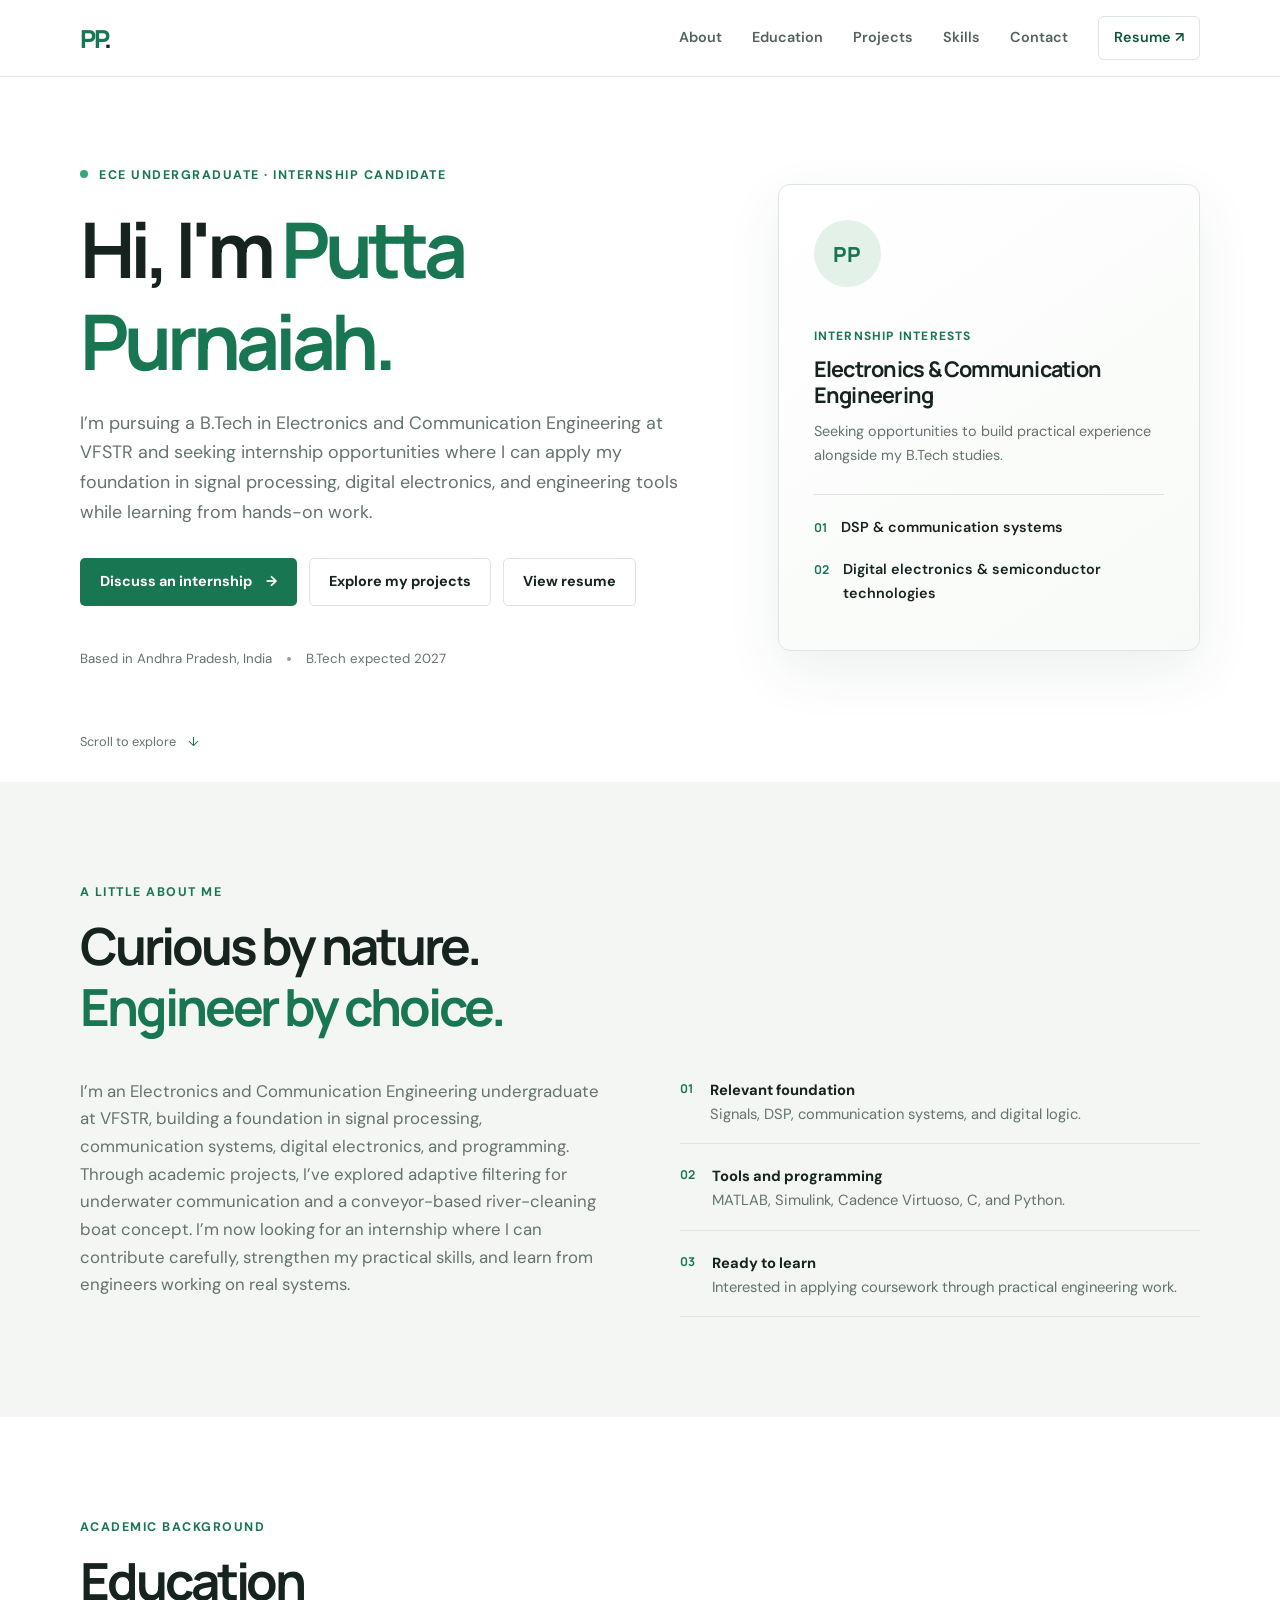
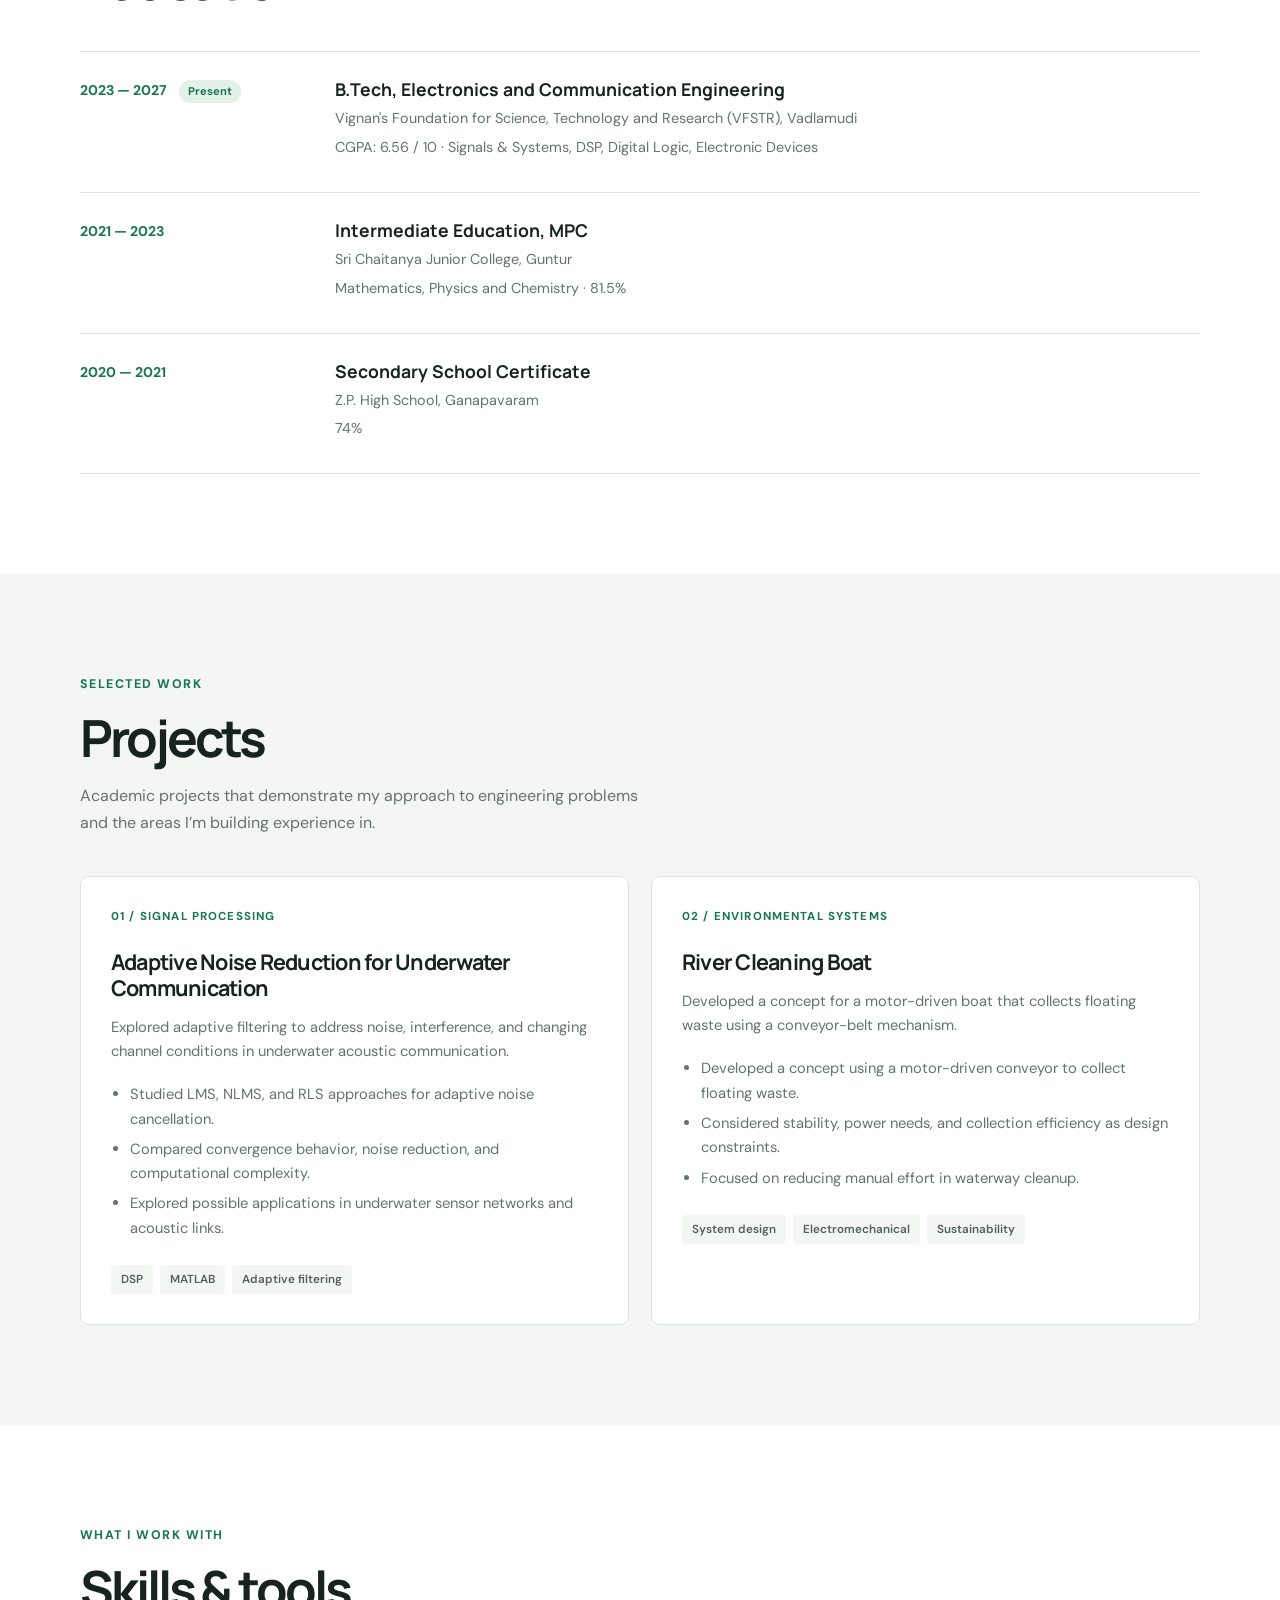
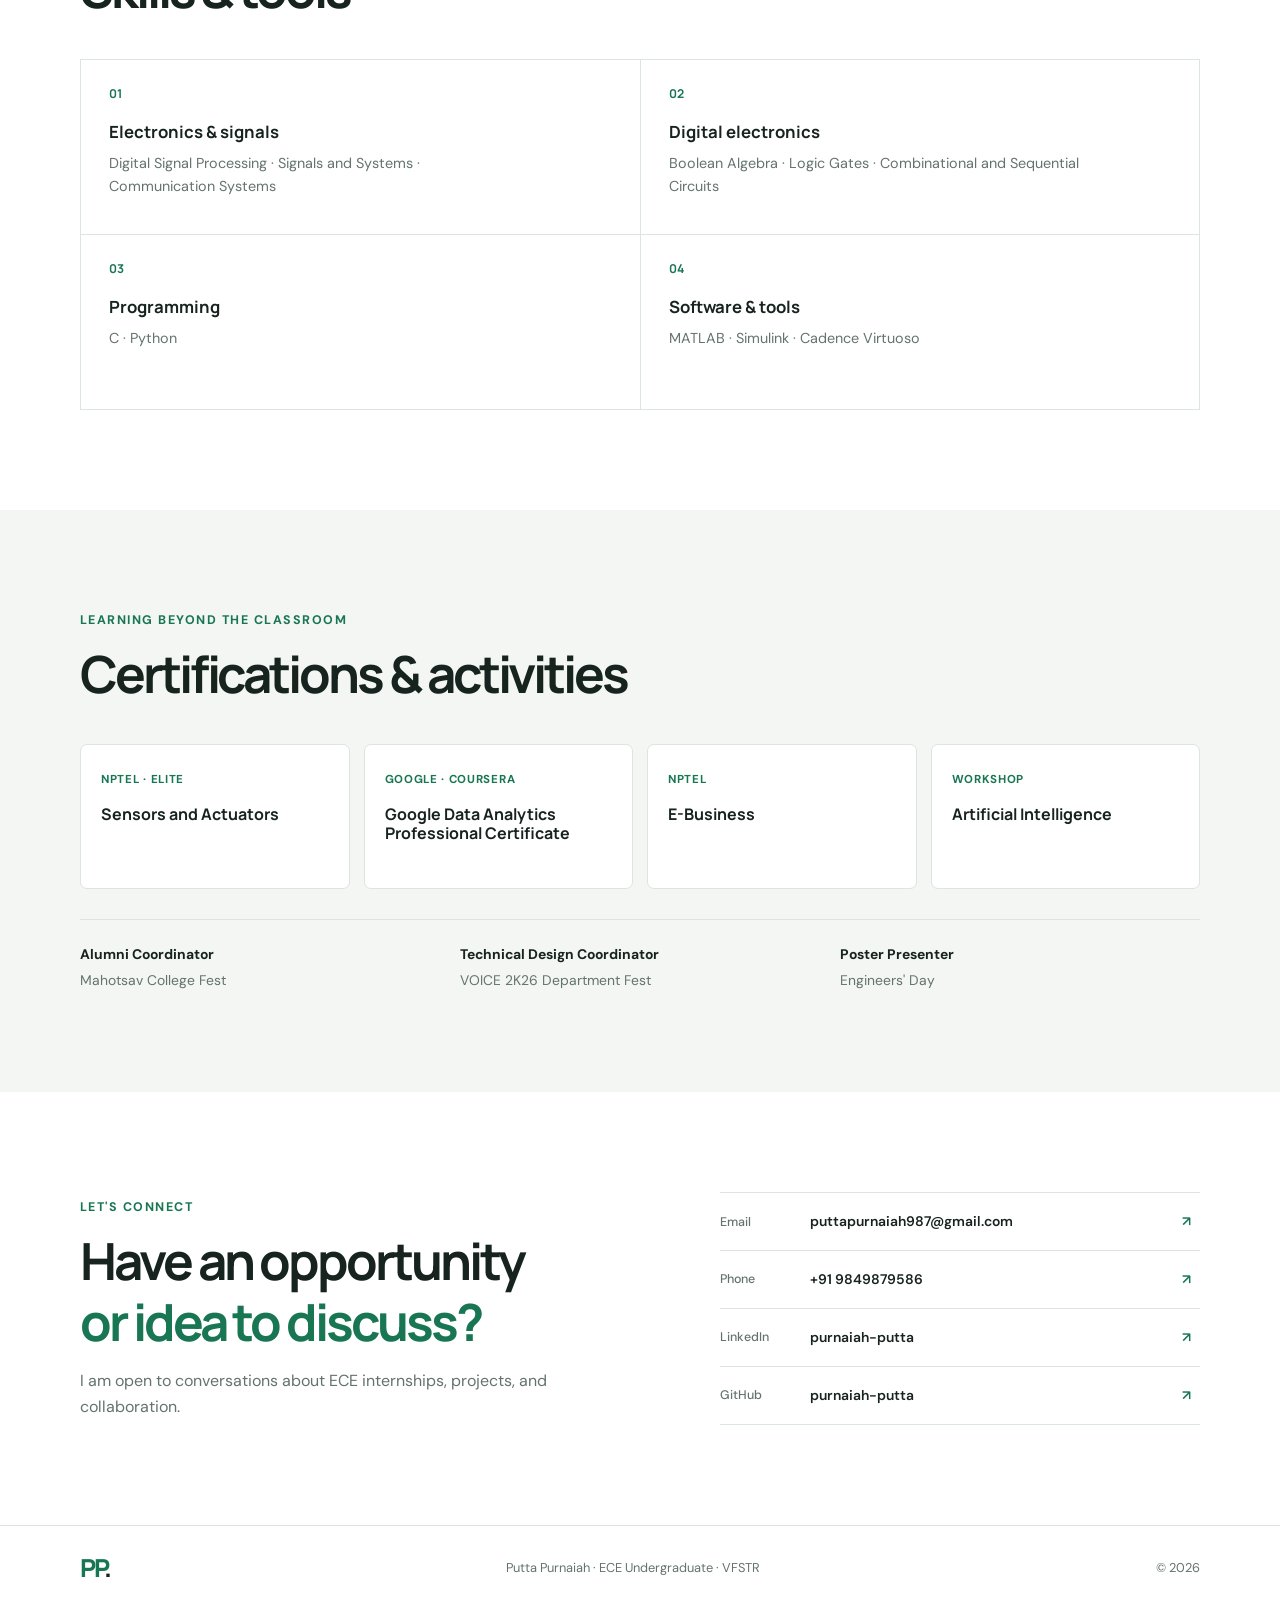
<file: index.html>
<!DOCTYPE html>
<html lang="en">
<head>
  <meta charset="UTF-8">
  <meta name="viewport" content="width=device-width, initial-scale=1.0">
  <meta name="description" content="Putta Purnaiah is an Electronics and Communication Engineering undergraduate at VFSTR seeking internship opportunities in DSP, digital electronics, and semiconductor technologies.">
  <meta name="author" content="Putta Purnaiah">
  <title>Putta Purnaiah | ECE Portfolio</title>
  <link rel="preconnect" href="https://fonts.googleapis.com">
  <link rel="preconnect" href="https://fonts.gstatic.com" crossorigin>
  <link href="https://fonts.googleapis.com/css2?family=DM+Sans:wght@400;500;600;700&family=Manrope:wght@400;500;600;700;800&display=swap" rel="stylesheet">
  <link rel="stylesheet" href="style.css">
  <script src="script.js" defer></script>
</head>
<body>
  <header class="site-header">
    <nav class="nav container" aria-label="Main navigation">
      <a class="brand" href="#home" aria-label="Putta Purnaiah home">PP<span>.</span></a>
      <button class="menu-toggle" id="menu-toggle" type="button" aria-label="Open navigation" aria-expanded="false" aria-controls="nav-links">
        <span></span><span></span><span></span>
      </button>
      <div class="nav-links" id="nav-links">
        <a href="#about">About</a>
        <a href="#education">Education</a>
        <a href="#projects">Projects</a>
        <a href="#skills">Skills</a>
        <a href="#contact">Contact</a>
        <a class="nav-resume" href="resume.html">Resume <span aria-hidden="true">&nearr;</span></a>
      </div>
    </nav>
  </header>

  <main>
    <section class="hero section-wrap" id="home">
      <div class="hero-content">
        <p class="eyebrow"><span class="status-dot"></span> ECE undergraduate · Internship candidate</p>
        <h1>Hi, I'm <span>Putta Purnaiah.</span></h1>
        <p class="hero-lede">I’m pursuing a B.Tech in Electronics and Communication Engineering at VFSTR and seeking internship opportunities where I can apply my foundation in signal processing, digital electronics, and engineering tools while learning from hands-on work.</p>
        <div class="hero-actions">
          <a class="button button-primary" href="mailto:puttapurnaiah987@gmail.com?subject=ECE%20Internship%20Opportunity">Discuss an internship <span aria-hidden="true">&rarr;</span></a>
          <a class="button button-quiet" href="#projects">Explore my projects</a>
          <a class="button button-quiet" href="resume.html">View resume</a>
        </div>
        <div class="hero-meta">
          <span>Based in Andhra Pradesh, India</span>
          <span class="meta-divider" aria-hidden="true"></span>
          <span>B.Tech expected 2027</span>
        </div>
      </div>
      <aside class="hero-card" aria-label="Profile summary">
        <div class="monogram">PP</div>
        <p class="card-label">Internship interests</p>
        <h2>Electronics &amp; Communication Engineering</h2>
        <p class="muted">Seeking opportunities to build practical experience alongside my B.Tech studies.</p>
        <div class="card-rule"></div>
        <div class="focus-row"><span>01</span><p>DSP &amp; communication systems</p></div>
        <div class="focus-row"><span>02</span><p>Digital electronics &amp; semiconductor technologies</p></div>
      </aside>
      <a class="scroll-cue" href="#about">Scroll to explore <span aria-hidden="true">&darr;</span></a>
    </section>

    <section class="section section-tint" id="about">
      <div class="container">
        <div class="section-heading">
          <p class="eyebrow">A little about me</p>
          <h2>Curious by nature.<br><span>Engineer by choice.</span></h2>
        </div>
        <div class="about-grid">
          <p class="about-copy">I’m an Electronics and Communication Engineering undergraduate at VFSTR, building a foundation in signal processing, communication systems, digital electronics, and programming. Through academic projects, I’ve explored adaptive filtering for underwater communication and a conveyor-based river-cleaning boat concept. I’m now looking for an internship where I can contribute carefully, strengthen my practical skills, and learn from engineers working on real systems.</p>
          <div class="about-points">
            <div><span class="point-mark">01</span><p><strong>Relevant foundation</strong><br>Signals, DSP, communication systems, and digital logic.</p></div>
            <div><span class="point-mark">02</span><p><strong>Tools and programming</strong><br>MATLAB, Simulink, Cadence Virtuoso, C, and Python.</p></div>
            <div><span class="point-mark">03</span><p><strong>Ready to learn</strong><br>Interested in applying coursework through practical engineering work.</p></div>
          </div>
        </div>
      </div>
    </section>

    <section class="section container" id="education">
      <div class="section-heading">
        <p class="eyebrow">Academic background</p>
        <h2>Education</h2>
      </div>
      <div class="timeline">
        <article class="timeline-item">
          <div class="timeline-date">2023 — 2027 <span>Present</span></div>
          <div><h3>B.Tech, Electronics and Communication Engineering</h3><p class="muted">Vignan's Foundation for Science, Technology and Research (VFSTR), Vadlamudi</p><p class="detail">CGPA: 6.56 / 10 · Signals &amp; Systems, DSP, Digital Logic, Electronic Devices</p></div>
        </article>
        <article class="timeline-item">
          <div class="timeline-date">2021 — 2023</div>
          <div><h3>Intermediate Education, MPC</h3><p class="muted">Sri Chaitanya Junior College, Guntur</p><p class="detail">Mathematics, Physics and Chemistry · 81.5%</p></div>
        </article>
        <article class="timeline-item">
          <div class="timeline-date">2020 — 2021</div>
          <div><h3>Secondary School Certificate</h3><p class="muted">Z.P. High School, Ganapavaram</p><p class="detail">74%</p></div>
        </article>
      </div>
    </section>

    <section class="section section-tint" id="projects">
      <div class="container">
        <div class="section-heading">
          <p class="eyebrow">Selected work</p>
          <h2>Projects</h2>
          <p class="section-intro">Academic projects that demonstrate my approach to engineering problems and the areas I’m building experience in.</p>
        </div>
        <div class="project-grid">
          <article class="project-card">
            <div class="project-number">01 / SIGNAL PROCESSING</div>
            <h3>Adaptive Noise Reduction for Underwater Communication</h3>
            <p>Explored adaptive filtering to address noise, interference, and changing channel conditions in underwater acoustic communication.</p>
            <ul>
              <li>Studied LMS, NLMS, and RLS approaches for adaptive noise cancellation.</li>
              <li>Compared convergence behavior, noise reduction, and computational complexity.</li>
              <li>Explored possible applications in underwater sensor networks and acoustic links.</li>
            </ul>
            <div class="tags"><span>DSP</span><span>MATLAB</span><span>Adaptive filtering</span></div>
          </article>
          <article class="project-card">
            <div class="project-number">02 / ENVIRONMENTAL SYSTEMS</div>
            <h3>River Cleaning Boat</h3>
            <p>Developed a concept for a motor-driven boat that collects floating waste using a conveyor-belt mechanism.</p>
            <ul>
              <li>Developed a concept using a motor-driven conveyor to collect floating waste.</li>
              <li>Considered stability, power needs, and collection efficiency as design constraints.</li>
              <li>Focused on reducing manual effort in waterway cleanup.</li>
            </ul>
            <div class="tags"><span>System design</span><span>Electromechanical</span><span>Sustainability</span></div>
          </article>
        </div>
      </div>
    </section>

    <section class="section container" id="skills">
      <div class="section-heading">
        <p class="eyebrow">What I work with</p>
        <h2>Skills &amp; tools</h2>
      </div>
      <div class="skill-groups">
        <article class="skill-group"><span class="skill-index">01</span><h3>Electronics &amp; signals</h3><p>Digital Signal Processing · Signals and Systems · Communication Systems</p></article>
        <article class="skill-group"><span class="skill-index">02</span><h3>Digital electronics</h3><p>Boolean Algebra · Logic Gates · Combinational and Sequential Circuits</p></article>
        <article class="skill-group"><span class="skill-index">03</span><h3>Programming</h3><p>C · Python</p></article>
        <article class="skill-group"><span class="skill-index">04</span><h3>Software &amp; tools</h3><p>MATLAB · Simulink · Cadence Virtuoso</p></article>
      </div>
    </section>

    <section class="section section-tint" id="credentials">
      <div class="container">
        <div class="section-heading">
          <p class="eyebrow">Learning beyond the classroom</p>
          <h2>Certifications &amp; activities</h2>
        </div>
        <div class="credentials-grid">
          <article><span class="credential-type">NPTEL · Elite</span><h3>Sensors and Actuators</h3></article>
          <article><span class="credential-type">Google · Coursera</span><h3>Google Data Analytics Professional Certificate</h3></article>
          <article><span class="credential-type">NPTEL</span><h3>E-Business</h3></article>
          <article><span class="credential-type">Workshop</span><h3>Artificial Intelligence</h3></article>
        </div>
        <div class="activities">
          <p><strong>Alumni Coordinator</strong><span>Mahotsav College Fest</span></p>
          <p><strong>Technical Design Coordinator</strong><span>VOICE 2K26 Department Fest</span></p>
          <p><strong>Poster Presenter</strong><span>Engineers' Day</span></p>
        </div>
      </div>
    </section>

    <section class="section container contact-section" id="contact">
      <div class="section-heading">
        <p class="eyebrow">Let's connect</p>
        <h2>Have an opportunity<br><span>or idea to discuss?</span></h2>
        <p class="section-intro">I am open to conversations about ECE internships, projects, and collaboration.</p>
      </div>
      <div class="contact-panel">
        <a href="mailto:puttapurnaiah987@gmail.com"><span>Email</span>puttapurnaiah987@gmail.com <span aria-hidden="true">&nearr;</span></a>
        <a href="tel:+919849879586"><span>Phone</span>+91 9849879586 <span aria-hidden="true">&nearr;</span></a>
        <a href="https://www.linkedin.com/in/purnaiah-putta" target="_blank" rel="noopener noreferrer"><span>LinkedIn</span>purnaiah-putta <span aria-hidden="true">&nearr;</span></a>
        <a href="https://github.com/purnaiah-putta" target="_blank" rel="noopener noreferrer"><span>GitHub</span>purnaiah-putta <span aria-hidden="true">&nearr;</span></a>
      </div>
    </section>
  </main>

  <footer class="site-footer">
    <div class="container footer-inner">
      <a class="brand" href="#home">PP<span>.</span></a>
      <p>Putta Purnaiah · ECE Undergraduate · VFSTR</p>
      <p>&copy; <span id="current-year"></span></p>
    </div>
  </footer>
</body>
</html>
</file>
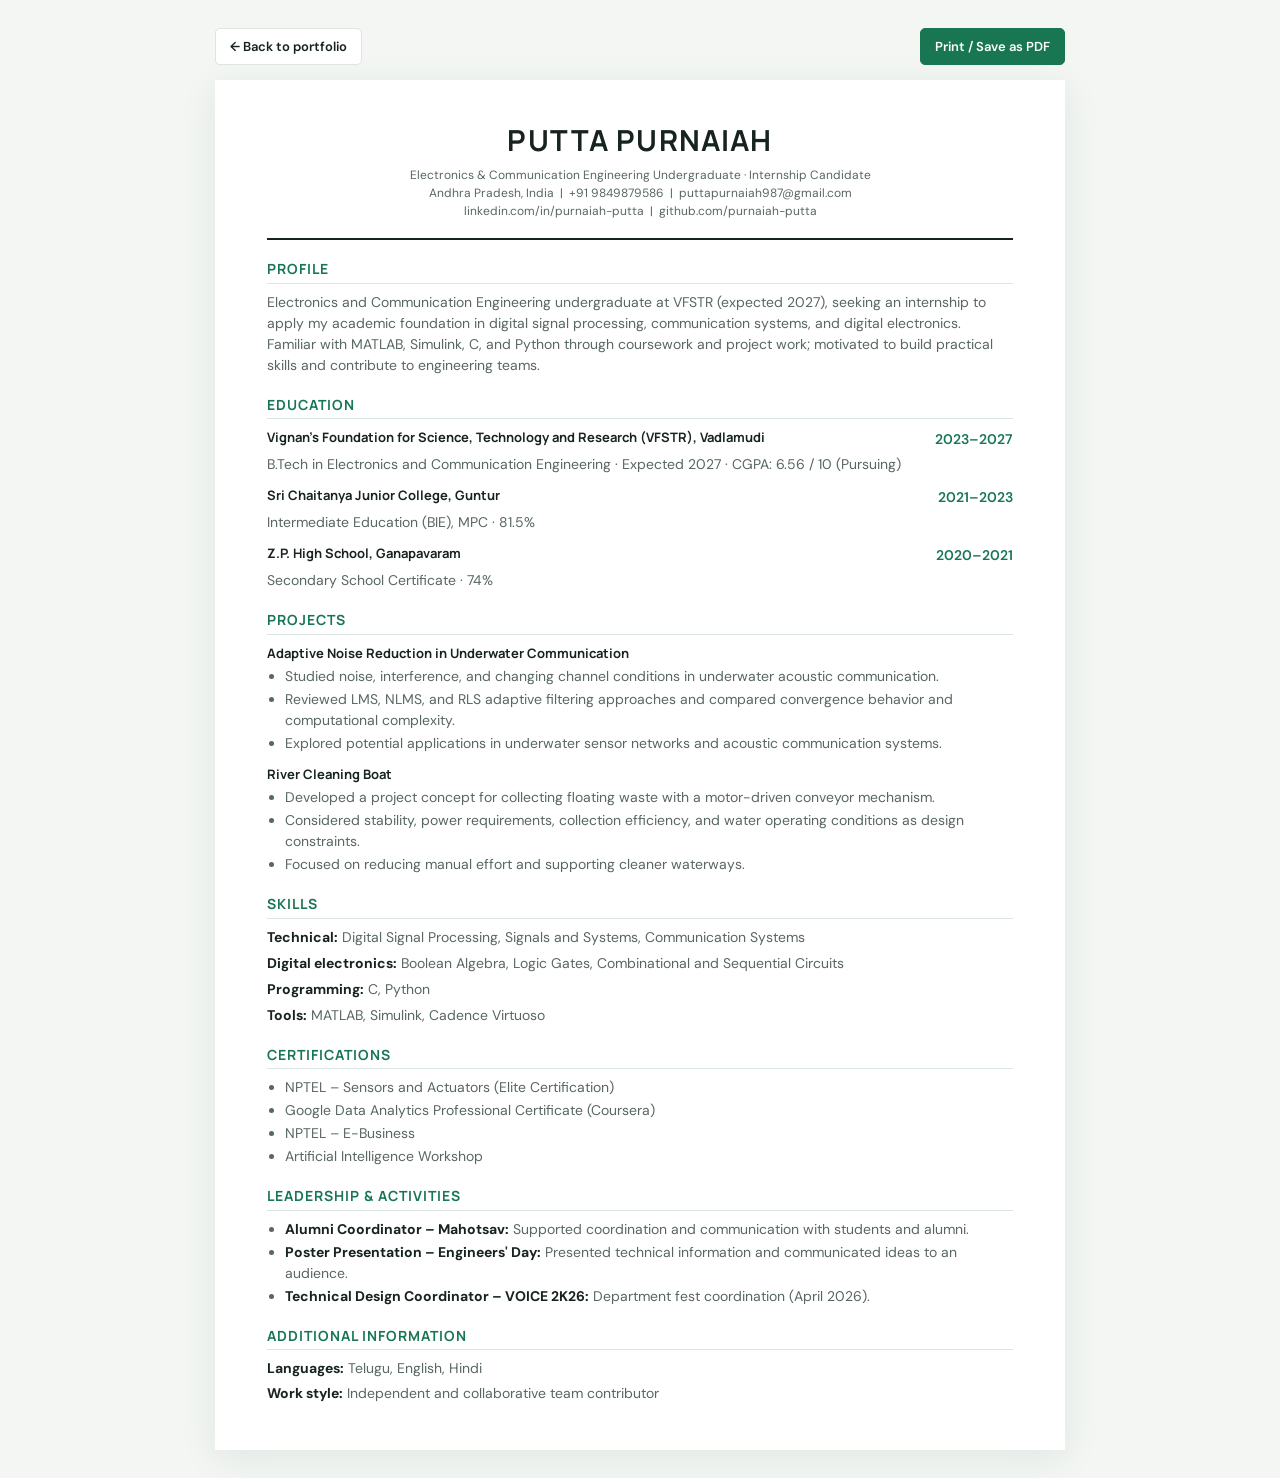
<file: resume.html>
<!DOCTYPE html>
<html lang="en">
<head>
  <meta charset="UTF-8">
  <meta name="viewport" content="width=device-width, initial-scale=1.0">
  <meta name="description" content="Internship resume for Putta Purnaiah, Electronics and Communication Engineering undergraduate at VFSTR.">
  <title>Putta Purnaiah | ECE Internship Resume</title>
  <link rel="preconnect" href="https://fonts.googleapis.com">
  <link rel="preconnect" href="https://fonts.gstatic.com" crossorigin>
  <link href="https://fonts.googleapis.com/css2?family=DM+Sans:wght@400;500;600;700&family=Manrope:wght@500;600;700;800&display=swap" rel="stylesheet">
  <style>
    :root { --ink: #17231f; --muted: #586760; --green: #187653; --line: #dce5df; }
    * { box-sizing: border-box; }
    body { margin: 0; padding: 28px 18px; background: #f3f6f3; color: var(--ink); font: 14px/1.5 "DM Sans", sans-serif; }
    .actions { width: min(850px, 100%); margin: 0 auto 15px; display: flex; justify-content: space-between; }
    .actions a, .actions button { padding: 9px 14px; border: 1px solid var(--line); border-radius: 5px; background: white; color: var(--ink); font: 600 13px "DM Sans", sans-serif; text-decoration: none; cursor: pointer; }
    .actions button { border-color: var(--green); background: var(--green); color: white; }
    main { width: min(850px, 100%); margin: 0 auto; padding: 42px 52px; background: white; box-shadow: 0 8px 35px rgba(27,65,46,.08); }
    header { padding-bottom: 18px; border-bottom: 2px solid var(--ink); text-align: center; }
    h1, h2, h3 { font-family: "Manrope", sans-serif; line-height: 1.25; }
    h1 { margin: 0 0 8px; font-size: 29px; letter-spacing: .04em; text-transform: uppercase; }
    .contact { color: var(--muted); font-size: 12px; }
    .contact a { color: inherit; text-decoration: none; }
    section { margin-top: 20px; }
    h2 { margin: 0 0 8px; padding-bottom: 5px; border-bottom: 1px solid var(--line); color: var(--green); font-size: 14px; letter-spacing: .07em; text-transform: uppercase; }
    h3 { margin: 0; font-size: 13px; }
    p { margin: 4px 0; color: var(--muted); }
    ul { margin: 5px 0 0; padding-left: 18px; color: var(--muted); }
    li { margin: 2px 0; }
    .entry { margin: 10px 0 12px; }
    .entry-head { display: flex; justify-content: space-between; gap: 12px; }
    .date { flex-shrink: 0; color: var(--green); font-weight: 600; }
    .skills p { margin: 5px 0; }
    strong { color: var(--ink); }
    @media (max-width: 600px) {
      main { padding: 28px 22px; }
      .entry-head { display: block; }
      .date { display: block; margin-top: 2px; }
    }
    @media print {
      @page { margin: 1.2cm; }
      body { padding: 0; background: white; }
      .actions { display: none; }
      main { width: 100%; padding: 0; box-shadow: none; }
      section, .entry { break-inside: avoid; }
    }
  </style>
</head>
<body>
  <div class="actions">
    <a href="index.html">&larr; Back to portfolio</a>
    <button type="button" onclick="window.print()">Print / Save as PDF</button>
  </div>
  <main>
    <header>
      <h1>Putta Purnaiah</h1>
      <div class="contact">
        Electronics &amp; Communication Engineering Undergraduate · Internship Candidate<br>
        Andhra Pradesh, India &nbsp;|&nbsp; +91 9849879586 &nbsp;|&nbsp;
        <a href="mailto:puttapurnaiah987@gmail.com">puttapurnaiah987@gmail.com</a><br>
        <a href="https://www.linkedin.com/in/purnaiah-putta">linkedin.com/in/purnaiah-putta</a>
        &nbsp;|&nbsp; <a href="https://github.com/purnaiah-putta">github.com/purnaiah-putta</a>
      </div>
    </header>

    <section>
      <h2>Profile</h2>
      <p>Electronics and Communication Engineering undergraduate at VFSTR (expected 2027), seeking an internship to apply my academic foundation in digital signal processing, communication systems, and digital electronics. Familiar with MATLAB, Simulink, C, and Python through coursework and project work; motivated to build practical skills and contribute to engineering teams.</p>
    </section>

    <section>
      <h2>Education</h2>
      <div class="entry">
        <div class="entry-head"><h3>Vignan's Foundation for Science, Technology and Research (VFSTR), Vadlamudi</h3><span class="date">2023–2027</span></div>
        <p>B.Tech in Electronics and Communication Engineering · Expected 2027 · CGPA: 6.56 / 10 (Pursuing)</p>
      </div>
      <div class="entry">
        <div class="entry-head"><h3>Sri Chaitanya Junior College, Guntur</h3><span class="date">2021–2023</span></div>
        <p>Intermediate Education (BIE), MPC · 81.5%</p>
      </div>
      <div class="entry">
        <div class="entry-head"><h3>Z.P. High School, Ganapavaram</h3><span class="date">2020–2021</span></div>
        <p>Secondary School Certificate · 74%</p>
      </div>
    </section>

    <section>
      <h2>Projects</h2>
      <div class="entry">
        <h3>Adaptive Noise Reduction in Underwater Communication</h3>
        <ul>
          <li>Studied noise, interference, and changing channel conditions in underwater acoustic communication.</li>
          <li>Reviewed LMS, NLMS, and RLS adaptive filtering approaches and compared convergence behavior and computational complexity.</li>
          <li>Explored potential applications in underwater sensor networks and acoustic communication systems.</li>
        </ul>
      </div>
      <div class="entry">
        <h3>River Cleaning Boat</h3>
        <ul>
          <li>Developed a project concept for collecting floating waste with a motor-driven conveyor mechanism.</li>
          <li>Considered stability, power requirements, collection efficiency, and water operating conditions as design constraints.</li>
          <li>Focused on reducing manual effort and supporting cleaner waterways.</li>
        </ul>
      </div>
    </section>

    <section class="skills">
      <h2>Skills</h2>
      <p><strong>Technical:</strong> Digital Signal Processing, Signals and Systems, Communication Systems</p>
      <p><strong>Digital electronics:</strong> Boolean Algebra, Logic Gates, Combinational and Sequential Circuits</p>
      <p><strong>Programming:</strong> C, Python</p>
      <p><strong>Tools:</strong> MATLAB, Simulink, Cadence Virtuoso</p>
    </section>

    <section>
      <h2>Certifications</h2>
      <ul>
        <li>NPTEL – Sensors and Actuators (Elite Certification)</li>
        <li>Google Data Analytics Professional Certificate (Coursera)</li>
        <li>NPTEL – E-Business</li>
        <li>Artificial Intelligence Workshop</li>
      </ul>
    </section>

    <section>
      <h2>Leadership &amp; activities</h2>
      <ul>
        <li><strong>Alumni Coordinator – Mahotsav:</strong> Supported coordination and communication with students and alumni.</li>
        <li><strong>Poster Presentation – Engineers' Day:</strong> Presented technical information and communicated ideas to an audience.</li>
        <li><strong>Technical Design Coordinator – VOICE 2K26:</strong> Department fest coordination (April 2026).</li>
      </ul>
    </section>

    <section>
      <h2>Additional information</h2>
      <p><strong>Languages:</strong> Telugu, English, Hindi</p>
      <p><strong>Work style:</strong> Independent and collaborative team contributor</p>
    </section>
  </main>
</body>
</html>
</file>
<file: style.css>
:root {
  color-scheme: light;
  --ink: #17231f;
  --muted: #64736d;
  --paper: #fff;
  --wash: #f3f6f3;
  --line: #dce5df;
  --green: #187653;
  --green-dark: #10563c;
  --mint: #e4f1e9;
  --font-body: "DM Sans", sans-serif;
  --font-heading: "Manrope", sans-serif;
}

* { box-sizing: border-box; }
html { scroll-behavior: smooth; scroll-padding-top: 85px; }
body { margin: 0; background: var(--paper); color: var(--ink); font-family: var(--font-body); line-height: 1.65; }
a { color: inherit; text-decoration: none; }
button { font: inherit; }
.container, .section-wrap { width: min(1120px, calc(100% - 48px)); margin-inline: auto; }
.site-header { position: sticky; top: 0; z-index: 10; background: rgba(255,255,255,.94); border-bottom: 1px solid var(--line); backdrop-filter: blur(14px); }
.nav { min-height: 76px; display: flex; align-items: center; justify-content: space-between; }
.brand { color: var(--green); font: 800 1.55rem var(--font-heading); letter-spacing: -.08em; }
.brand span { color: var(--ink); }
.nav-links { display: flex; align-items: center; gap: 30px; color: #53625c; font-size: .9rem; font-weight: 600; }
.nav-links a:hover { color: var(--green); }
.nav-links .nav-resume { border: 1px solid var(--line); padding: 9px 15px; border-radius: 6px; color: var(--green-dark); }
.menu-toggle { display: none; }
.hero { position: relative; min-height: 650px; display: grid; grid-template-columns: 1.2fr .8fr; align-items: center; gap: 64px; padding-block: 88px 112px; }
.hero-content { max-width: 650px; }
.eyebrow { margin: 0 0 17px; color: var(--green); font-size: .78rem; font-weight: 700; letter-spacing: .12em; text-transform: uppercase; }
.status-dot { display: inline-block; width: 8px; height: 8px; margin-right: 7px; background: #35a878; border-radius: 50%; vertical-align: 1px; }
h1, h2, h3, p { margin-top: 0; }
h1, h2, h3 { font-family: var(--font-heading); line-height: 1.2; }
h1 { max-width: 680px; margin-bottom: 22px; font-size: clamp(3rem, 6vw, 5rem); letter-spacing: -.065em; }
h1 span, .section-heading h2 span { color: var(--green); }
.hero-lede { max-width: 610px; margin-bottom: 31px; color: var(--muted); font-size: 1.12rem; }
.hero-actions { display: flex; flex-wrap: wrap; gap: 12px; }
.button { display: inline-flex; min-height: 48px; align-items: center; justify-content: center; gap: 14px; padding: 0 19px; border: 1px solid transparent; border-radius: 5px; font-weight: 700; font-size: .9rem; transition: .2s ease; }
.button-primary { background: var(--green); color: white; }
.button-primary:hover { background: var(--green-dark); transform: translateY(-2px); }
.button-quiet { border-color: var(--line); color: var(--ink); }
.button-quiet:hover { border-color: var(--green); color: var(--green); }
.hero-meta { display: flex; align-items: center; gap: 15px; margin-top: 42px; color: var(--muted); font-size: .83rem; }
.meta-divider { width: 4px; height: 4px; background: #91a39a; border-radius: 50%; }
.hero-card { padding: 35px; border: 1px solid var(--line); border-radius: 12px; background: linear-gradient(145deg, #fff, #f7faf7); box-shadow: 0 20px 55px rgba(27,65,46,.08); }
.monogram { width: 67px; height: 67px; display: grid; place-items: center; margin-bottom: 40px; border-radius: 50%; background: var(--mint); color: var(--green); font: 800 1.3rem var(--font-heading); }
.card-label { margin-bottom: 9px; color: var(--green); font-size: .75rem; font-weight: 700; letter-spacing: .1em; text-transform: uppercase; }
.hero-card h2 { margin-bottom: 12px; font-size: 1.35rem; letter-spacing: -.035em; }
.muted, .detail { color: var(--muted); }
.hero-card .muted { font-size: .9rem; }
.card-rule { height: 1px; margin: 27px 0 12px; background: var(--line); }
.focus-row { display: flex; gap: 14px; align-items: baseline; padding-block: 9px; }
.focus-row span, .point-mark, .skill-index { color: var(--green); font: 700 .76rem var(--font-heading); }
.focus-row p { margin: 0; font-size: .9rem; font-weight: 600; }
.scroll-cue { position: absolute; bottom: 30px; left: 0; color: var(--muted); font-size: .8rem; }
.scroll-cue span { padding-left: 9px; color: var(--green); }
.section { padding-block: 100px; }
.section-tint { background: var(--wash); }
.section-tint > .container { width: min(1120px, calc(100% - 48px)); margin-inline: auto; }
.section-heading { max-width: 680px; margin-bottom: 40px; }
.section-heading .eyebrow { margin-bottom: 12px; }
.section-heading h2 { margin-bottom: 15px; font-size: clamp(2.2rem, 4vw, 3.25rem); letter-spacing: -.06em; }
.section-intro { max-width: 570px; margin-bottom: 0; color: var(--muted); }
.about-grid { display: grid; grid-template-columns: 1fr 1fr; gap: 80px; align-items: start; }
.about-copy { max-width: 530px; margin: 0; color: var(--muted); font-size: 1.05rem; }
.about-points { display: grid; gap: 20px; }
.about-points > div { display: flex; gap: 17px; padding-bottom: 17px; border-bottom: 1px solid var(--line); }
.point-mark { padding-top: 2px; }
.about-points p { margin: 0; color: var(--muted); font-size: .92rem; }
.about-points strong { color: var(--ink); }
.timeline { border-top: 1px solid var(--line); }
.timeline-item { display: grid; grid-template-columns: 220px 1fr; gap: 35px; padding: 27px 0; border-bottom: 1px solid var(--line); }
.timeline-date { color: var(--green); font-size: .88rem; font-weight: 700; }
.timeline-date span { display: inline-block; margin-left: 9px; padding: 2px 9px; border-radius: 20px; background: var(--mint); font-size: .7rem; }
.timeline-item h3 { margin-bottom: 7px; font-size: 1.1rem; }
.timeline-item p { margin-bottom: 5px; }
.timeline-item .muted, .timeline-item .detail { font-size: .9rem; }
.project-grid { display: grid; grid-template-columns: repeat(2, 1fr); gap: 22px; }
.project-card { padding: 30px; border: 1px solid var(--line); border-radius: 9px; background: var(--paper); }
.project-number { margin-bottom: 23px; color: var(--green); font-size: .72rem; font-weight: 700; letter-spacing: .1em; }
.project-card h3 { margin-bottom: 14px; font-size: 1.35rem; letter-spacing: -.035em; }
.project-card p, .project-card li { color: var(--muted); font-size: .92rem; }
.project-card ul { padding-left: 19px; margin: 16px 0 22px; }
.project-card li { padding: 3px 0; }
.tags { display: flex; flex-wrap: wrap; gap: 7px; }
.tags span { padding: 5px 10px; border-radius: 4px; background: var(--wash); color: #516159; font-size: .73rem; font-weight: 600; }
.skill-groups { display: grid; grid-template-columns: repeat(2, 1fr); border-top: 1px solid var(--line); border-left: 1px solid var(--line); }
.skill-group { min-height: 175px; padding: 25px 28px; border-right: 1px solid var(--line); border-bottom: 1px solid var(--line); }
.skill-index { display: block; margin-bottom: 20px; }
.skill-group h3 { margin-bottom: 9px; font-size: 1.05rem; }
.skill-group p { max-width: 420px; margin: 0; color: var(--muted); font-size: .9rem; }
.credentials-grid { display: grid; grid-template-columns: repeat(4, 1fr); gap: 14px; }
.credentials-grid article { min-height: 145px; padding: 20px; border: 1px solid var(--line); border-radius: 7px; background: white; }
.credential-type { color: var(--green); font-size: .72rem; font-weight: 700; letter-spacing: .06em; text-transform: uppercase; }
.credentials-grid h3 { margin: 13px 0 0; font-size: 1rem; }
.activities { display: grid; grid-template-columns: repeat(3, 1fr); gap: 20px; margin-top: 30px; padding-top: 23px; border-top: 1px solid var(--line); }
.activities p { display: grid; gap: 3px; margin: 0; font-size: .87rem; }
.activities span { color: var(--muted); }
.contact-section { display: grid; grid-template-columns: 1fr .85fr; gap: 75px; align-items: center; }
.contact-section .section-heading { margin: 0; }
.contact-panel { border-top: 1px solid var(--line); }
.contact-panel a { display: grid; grid-template-columns: 80px 1fr 18px; gap: 10px; align-items: center; padding: 17px 0; border-bottom: 1px solid var(--line); font-size: .87rem; font-weight: 600; }
.contact-panel a span:first-child { color: var(--muted); font-size: .78rem; font-weight: 500; }
.contact-panel a span:last-child { color: var(--green); }
.contact-panel a:hover { color: var(--green); }
.site-footer { border-top: 1px solid var(--line); }
.footer-inner { min-height: 82px; display: flex; align-items: center; justify-content: space-between; gap: 20px; }
.footer-inner p { margin: 0; color: var(--muted); font-size: .8rem; }

@media (max-width: 800px) {
  .hero { min-height: auto; grid-template-columns: 1fr; gap: 40px; padding-top: 70px; padding-bottom: 100px; }
  .hero-card { max-width: 520px; }
  .about-grid, .contact-section { grid-template-columns: 1fr; gap: 35px; }
  .credentials-grid { grid-template-columns: repeat(2, 1fr); }
  .contact-section .section-heading { margin: 0; }
}
@media (max-width: 650px) {
  .container, .section-wrap, .section-tint > .container { width: min(100% - 36px, 1120px); }
  .nav { min-height: 66px; }
  .menu-toggle { display: flex; width: 42px; height: 42px; flex-direction: column; justify-content: center; gap: 5px; padding: 9px; border: 1px solid var(--line); border-radius: 5px; background: white; cursor: pointer; }
  .menu-toggle span { height: 2px; width: 100%; background: var(--ink); }
  .nav-links { position: absolute; top: 65px; left: 0; right: 0; display: none; align-items: stretch; gap: 0; padding: 10px 18px 18px; border-bottom: 1px solid var(--line); background: white; }
  .nav-links.open { display: flex; flex-direction: column; }
  .nav-links a { padding: 11px 4px; }
  .nav-links .nav-resume { margin-top: 5px; text-align: center; }
  h1 { font-size: clamp(2.75rem, 14vw, 4rem); }
  .hero-lede { font-size: 1rem; }
  .hero-meta { flex-wrap: wrap; margin-top: 30px; }
  .section { padding-block: 72px; }
  .project-grid, .skill-groups { grid-template-columns: 1fr; }
  .timeline-item { grid-template-columns: 1fr; gap: 8px; }
  .activities { grid-template-columns: 1fr; gap: 14px; }
  .footer-inner { flex-wrap: wrap; padding-block: 20px; }
}
@media (max-width: 420px) {
  .credentials-grid { grid-template-columns: 1fr; }
  .hero-card, .project-card { padding: 23px; }
  .contact-panel a { grid-template-columns: 60px 1fr 16px; font-size: .78rem; }
}
</file>
